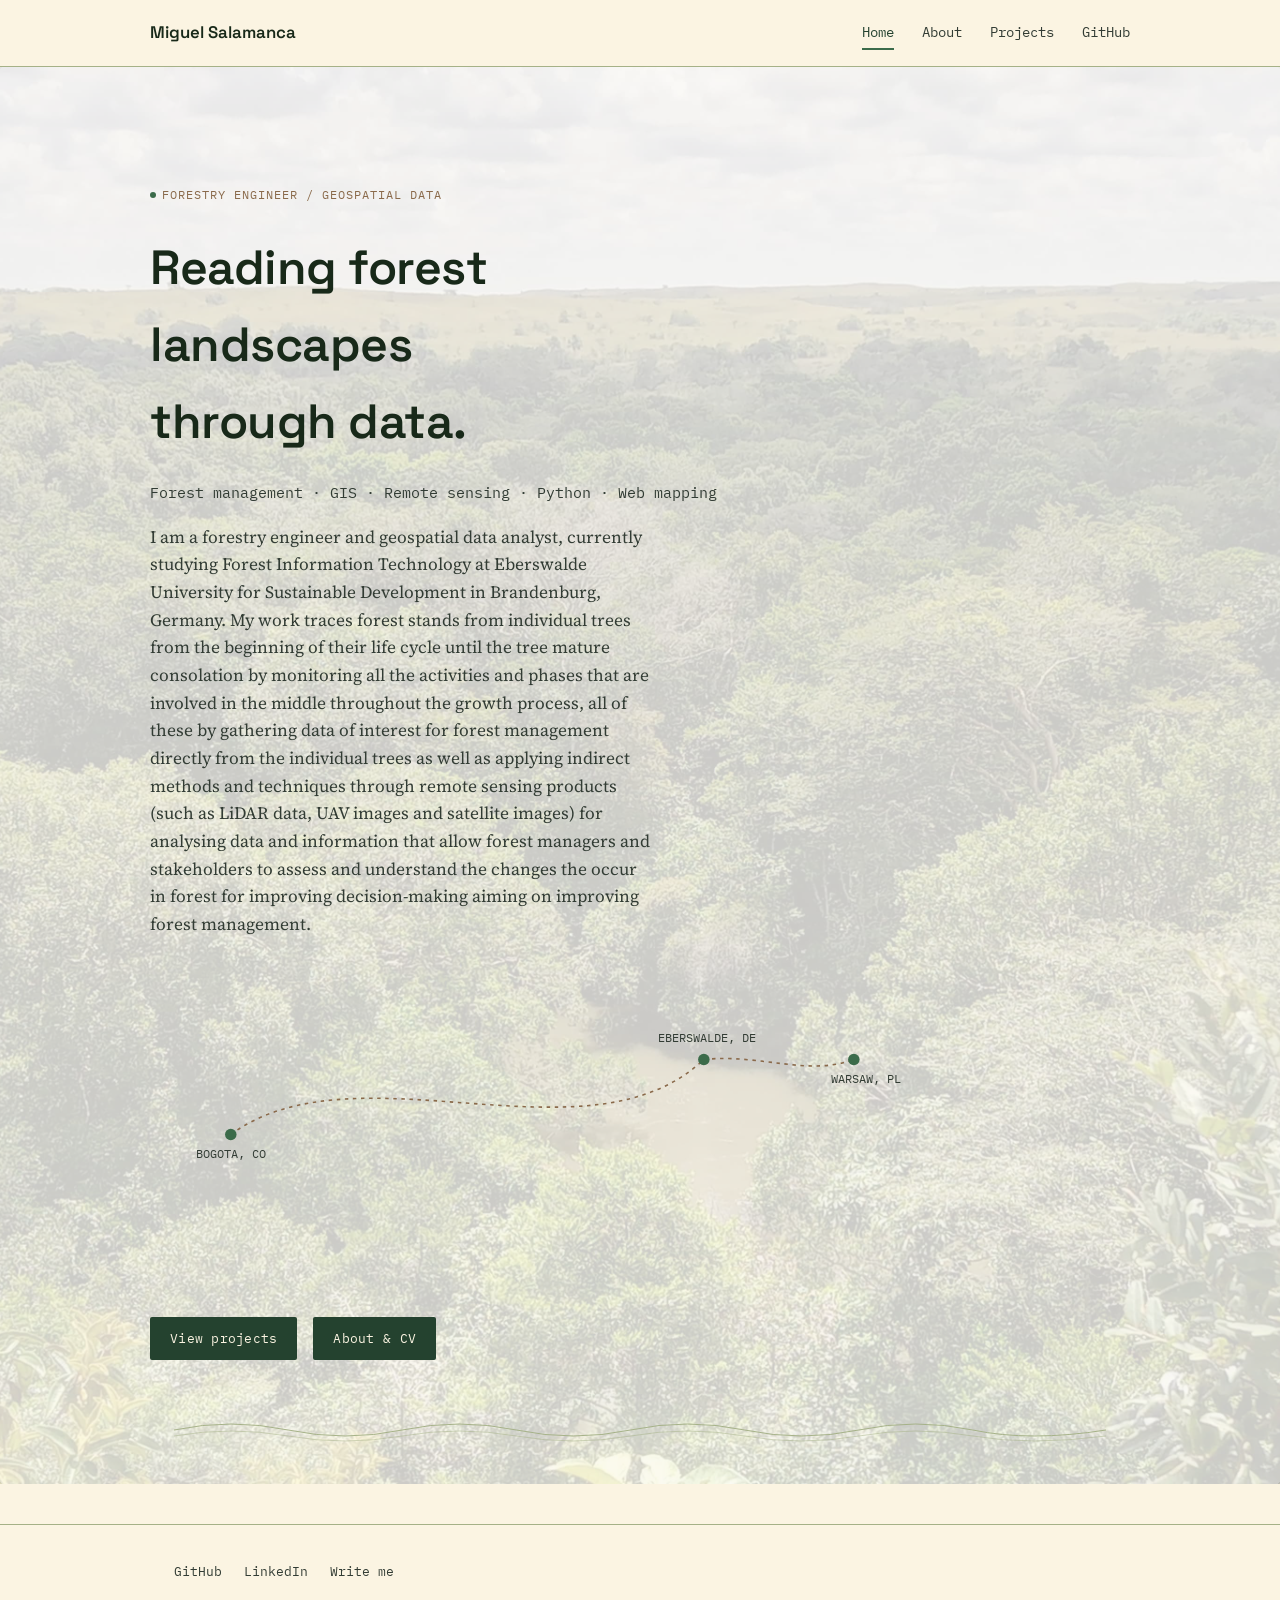
<file: index.html>
<!DOCTYPE html>
<html lang="en">
<head>
<meta charset="UTF-8">
<meta name="viewport" content="width=device-width, initial-scale=1.0">
<title>Miguel Salamanca — Geospatial Data Analyst &amp; Forestry Engineer</title>
<meta name="description" content="Portfolio of Miguel Salamanca — forestry engineer and geospatial data analyst working across GIS, remote sensing and web mapping.">
<link rel="preconnect" href="https://fonts.googleapis.com">
<link href="https://fonts.googleapis.com/css2?family=Space+Grotesk:wght@500;600;700&family=Source+Serif+4:opsz,wght@8..60,400;8..60,600&family=IBM+Plex+Mono:wght@400;500&display=swap" rel="stylesheet">
<link rel="icon" type="image/png" href="img/condor_icon.png">
<link rel="stylesheet" href="css/style.css">
</head>
<body>

<header class="site-header">
  <div class="wrap nav-inner">
    <a href="index.html" class="brand">Miguel Salamanca</a>
    <nav class="primary">
      <a href="index.html" class="active">Home</a>
      <a href="html/about.html">About</a>
      <a href="html/projects.html">Projects</a>
      <a href="https://github.com/miguelif92" target="_blank" rel="noopener">GitHub</a>
    </nav>
  </div>
</header>

<main class="main-bg" style="background-image: url('img/forest.jpg');">
  <section class="hero wrap">
    <span class="eyebrow">Forestry Engineer / Geospatial Data</span>
    <h1>Reading forest landscapes through data.</h1>
    <p class="role">Forest management &middot; GIS &middot; Remote sensing &middot; Python &middot; Web mapping</p>
    <p class="lede">I am a forestry engineer and geospatial data analyst, currently studying Forest Information Technology at Eberswalde University for Sustainable Development in Brandenburg, Germany. My work traces forest stands from individual trees from the beginning of their life cycle until the tree mature consolation by monitoring all the activities and phases that are involved in the middle throughout the growth process, all of these by gathering data of interest for forest management directly from the individual trees as well as applying indirect methods and techniques through remote sensing products (such as LiDAR data, UAV images and satellite images) for analysing data and information that allow forest managers and stakeholders to assess and understand the changes the occur in forest for improving decision-making aiming on improving forest management.
</p>

    <svg class="route-map" viewBox="0 0 780 240" xmlns="http://www.w3.org/2000/svg" role="img" aria-label="Route from Bogotá, Colombia to Eberswalde, Germany and Warsaw, Poland">
      <path class="path" d="M70,120 C180,40 380,150 480,55 "></path>
	  <path class="path"d="M480,55 C530,50 570,70 610,55"></path>
      <circle class="pin" cx="70" cy="120" r="5"></circle>
      <circle class="pin" cx="480" cy="55" r="5"></circle>
	  <circle class="pin" cx="610" cy="55" r="5"></circle>
      <text class="label" x="40" y="140">BOGOTA, CO</text>
      <text class="label" x="440" y="40">EBERSWALDE, DE</text>
	  <text class="label" x="590" y="75">WARSAW, PL</text>
    </svg>
  
    <div class="cta-row">
      <a href="html/projects.html" class="btn primary">View projects</a>
      <a href="html/about.html" class="btn primary">About &amp; CV</a>
    </div>
  </section>

  <svg class="contour wrap" viewBox="0 0 980 28" preserveAspectRatio="none">
    <path d="M0,14 Q60,2 120,14 T240,14 T360,14 T480,14 T600,14 T720,14 T840,14 T980,14"></path>
    <path d="M0,20 Q60,10 120,20 T240,20 T360,20 T480,20 T600,20 T720,20 T840,20 T980,20" opacity="0.5"></path>
  </svg>
</main>  
<footer>
  <div class="wrap footer-inner">
    <div class="footer-links">
      <a href="https://github.com/miguelif92" target="_blank" rel="noopener">GitHub</a>
      <a href="https://www.linkedin.com/in/miguel-salamanca-rodriguez/?locale=en-US">LinkedIn</a>
      <a href="mailto:miguelif4@gmail.com">Write me</a>
    </div>
  </div>
</footer>

</body>
</html>
</file>
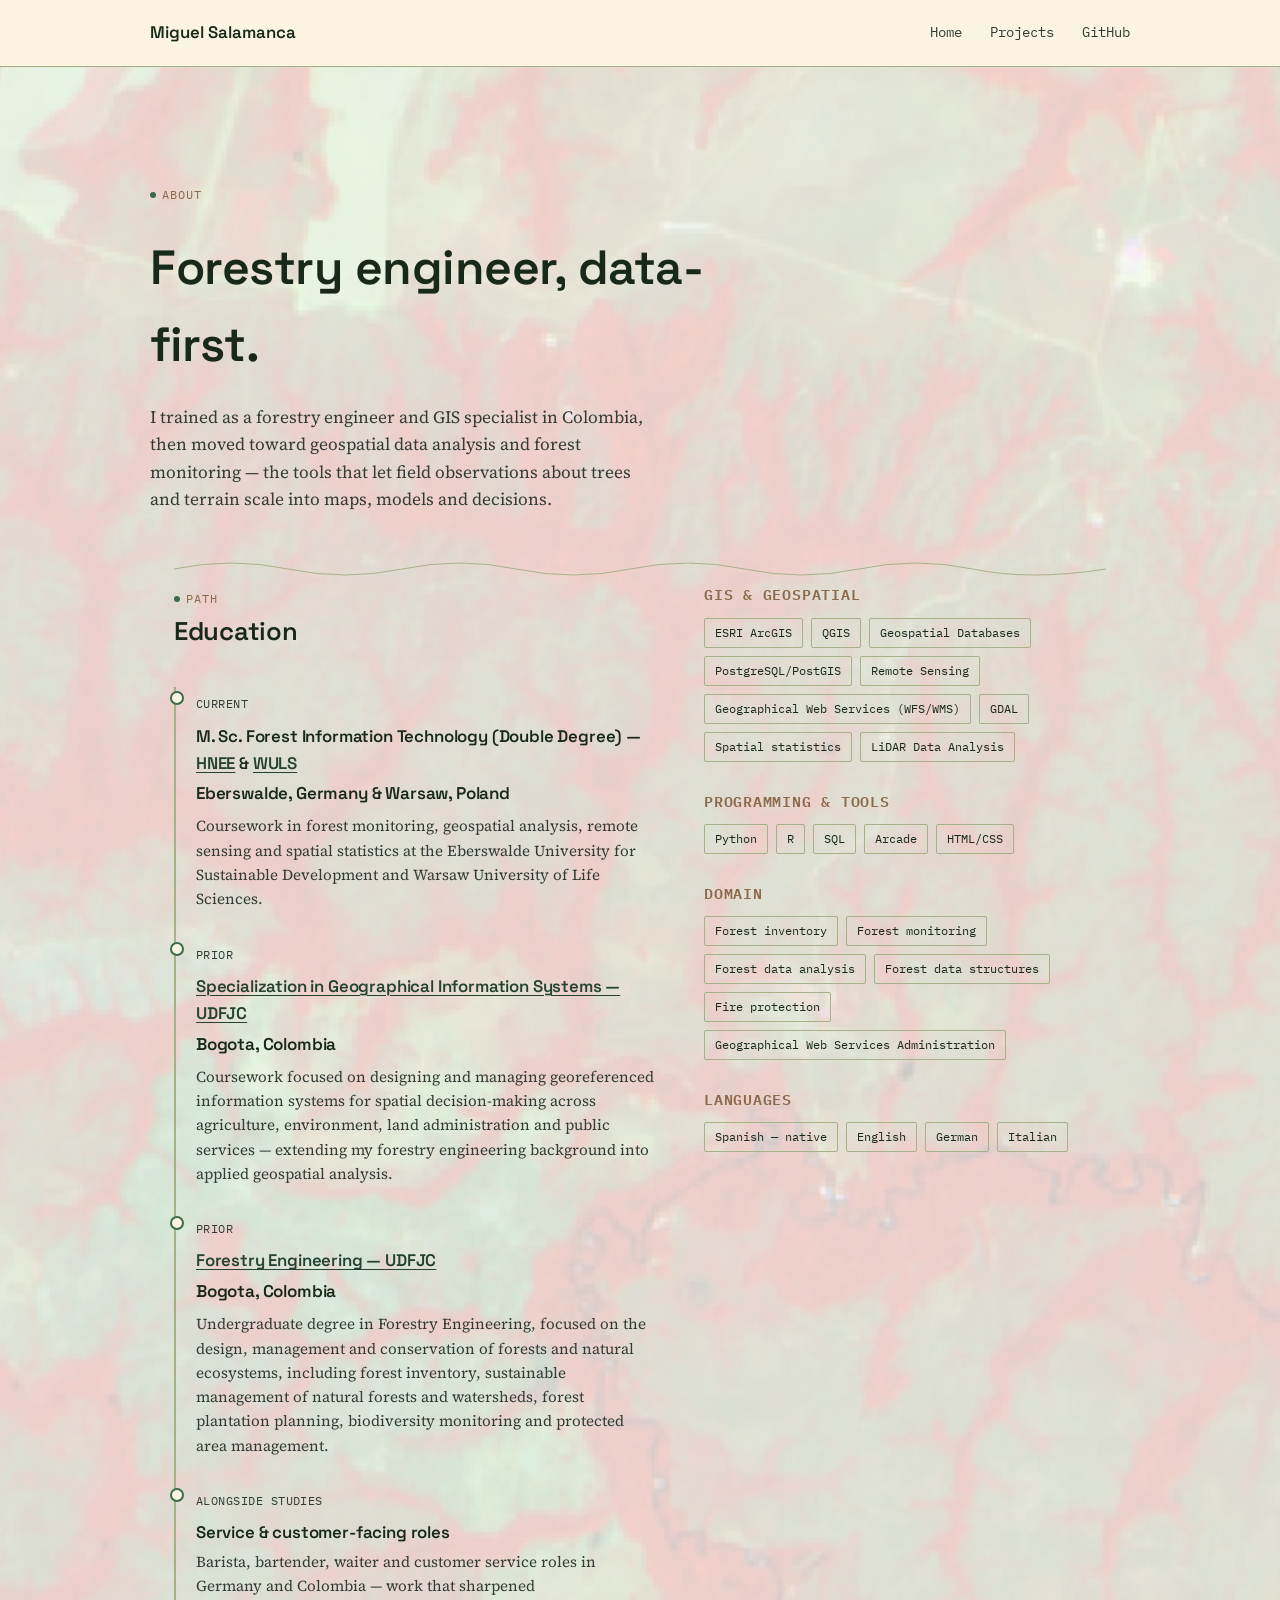
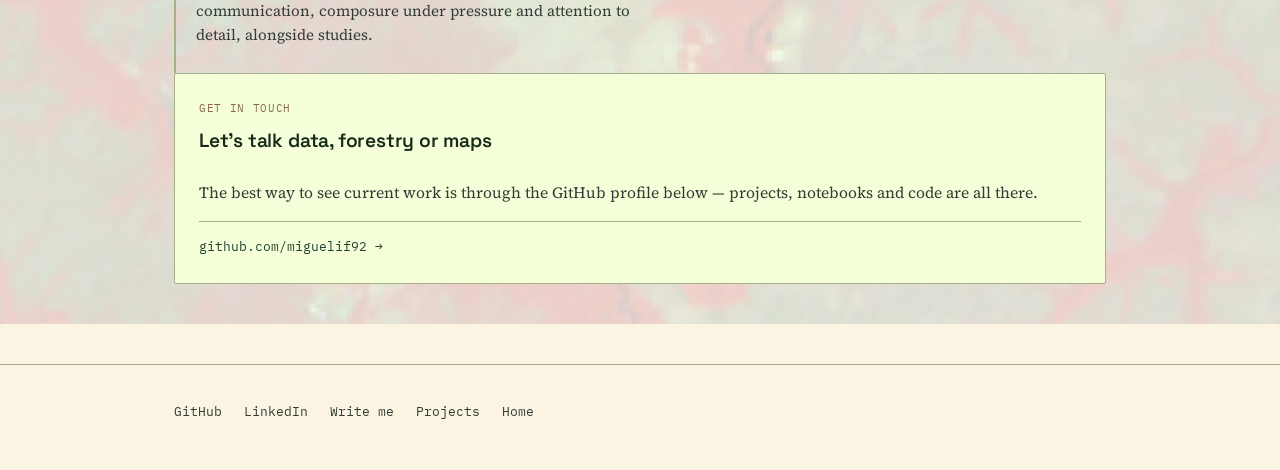
<file: html/about.html>
<!DOCTYPE html>
<html lang="en">
<head>
<meta charset="UTF-8">
<meta name="viewport" content="width=device-width, initial-scale=1.0">
<title>About — Miguel Salamanca</title>
<meta name="description" content="Background, skills and experience of Miguel Salamanca, forestry engineer and geospatial data analyst.">
<link rel="preconnect" href="https://fonts.googleapis.com">
<link href="https://fonts.googleapis.com/css2?family=Space+Grotesk:wght@500;600;700&family=Source+Serif+4:opsz,wght@8..60,400;8..60,600&family=IBM+Plex+Mono:wght@400;500&display=swap" rel="stylesheet">
<link rel="icon" type="image/png" href="../img/condor_icon.png">
<link rel="stylesheet" href="../css/style.css">
</head>
<body>

<header class="site-header">
  <div class="wrap nav-inner">
    <a href="../index.html" class="brand">Miguel Salamanca</a>
    <nav class="primary">
      <a href="../index.html">Home</a>
      <a href="projects.html">Projects</a>
      <a href="https://github.com/miguelif92" target="_blank" rel="noopener">GitHub</a>
    </nav>
  </div>
</header>

<main class="main-bg" style="background-image: url('../img/riparian.jpg');">
  <section class="hero wrap" style="padding-bottom: 24px;">
    <span class="eyebrow">About</span>
    <h1 style="max-width: 20ch;">Forestry engineer, data-first.</h1>
    <p class="lede">I trained as a forestry engineer and GIS specialist in Colombia, then moved toward geospatial data analysis and forest monitoring — the tools that let field observations about trees and terrain scale into maps, models and decisions. </p>
  </section>

  <svg class="contour wrap" viewBox="0 0 980 28" preserveAspectRatio="none">
    <path d="M0,14 Q60,2 120,14 T240,14 T360,14 T480,14 T600,14 T720,14 T840,14 T980,14"></path>
  </svg>

  <section class="wrap">
    <div class="two-col">
      <div>
        <div class="section-head">
          <span class="eyebrow">Path</span>
          <h2>Education</h2>
        </div>

        <div class="timeline-item">
          <span class="when">Current</span>
          <h3>M. Sc. Forest Information Technology (Double Degree) — <a href="https://www.hnee.de/en/studies/master/forest-information-technology" target="_blank" rel="noopener">HNEE</a> &amp; <a href="https://www.wuls.pl/en/studies/master/forest-information-technology" target="_blank" rel="noopener">WULS</a> </h3>
          <h4>Eberswalde, Germany &amp; Warsaw, Poland</h4>
          <p>Coursework in forest monitoring, geospatial analysis, remote sensing and spatial statistics at the Eberswalde University for Sustainable Development and Warsaw University of Life Sciences.</p>
        </div>

        <div class="timeline-item">
          <span class="when">Prior</span>
          <h3><a href="https://facingenieria.udistrital.edu.co/posgeo/index.php/" target="_blank" rel="noopener">Specialization in Geographical Information Systems — UDFJC</a></h3>
          <h4>Bogota, Colombia</h4>
          <p>Coursework focused on designing and managing georeferenced information systems for spatial decision-making across agriculture, environment, land administration and public services — extending my forestry engineering background into applied geospatial analysis. </p>
        </div>

        <div class="timeline-item">
          <span class="when">Prior</span>
          <h3><a href="https://fambiental.udistrital.edu.co/ingforestal/index.php/" target="_blank" rel="noopener">Forestry Engineering — UDFJC</a></h3>
          <h4>Bogota, Colombia</h4>
          <p>Undergraduate degree in Forestry Engineering, focused on the design, management and conservation of forests and natural ecosystems, including forest inventory, sustainable management of natural forests and watersheds, forest plantation planning, biodiversity monitoring and protected area management.</p>
        </div>

        <div class="timeline-item">
          <span class="when">Alongside studies</span>
          <h3>Service &amp; customer-facing roles</h3>
          <p>Barista, bartender, waiter and customer service roles in Germany and Colombia — work that sharpened communication, composure under pressure and attention to detail, alongside studies.</p>
        </div>
      </div>

      <div>
        <div class="skill-block">
          <h3>GIS &amp; Geospatial</h3>
          <ul class="skill-list">
            <li>ESRI ArcGIS</li>
            <li>QGIS</li>
            <li>Geospatial Databases</li>
            <li>PostgreSQL/PostGIS</li>
            <li>Remote Sensing</li>
            <li>Geographical Web Services (WFS/WMS)</li>
            <li>GDAL</li>
            <li>Spatial statistics</li>
            <li>LiDAR Data Analysis</li>
          </ul>
        </div>
        <div class="skill-block">
          <h3>Programming &amp; tools</h3>
          <ul class="skill-list">
            <li>Python</li>
            <li>R</li>
            <li>SQL</li>
            <li>Arcade</li>
            <li>HTML/CSS</li>
          </ul>
        </div>
        <div class="skill-block">
          <h3>Domain</h3>
          <ul class="skill-list">
            <li>Forest inventory</li>
            <li>Forest monitoring</li>
            <li>Forest data analysis</li>
            <li>Forest data structures</li>
            <li>Fire protection</li>
            <li>Geographical Web Services Administration</li>
          </ul>
        </div>
        <div class="skill-block">
          <h3>Languages</h3>
          <ul class="skill-list">
            <li>Spanish — native</li>
            <li>English</li>
            <li>German</li>
            <li>Italian</li>
          </ul>
        </div>
      </div>
    </div>
  </section>

  <section class="wrap" style="padding-top: 0;">
    <div class="card" style="max-width: 100%;">
      <span class="field">Get in touch</span>
      <h3>Let's talk data, forestry or maps</h3>
      <p>The best way to see current work is through the GitHub profile below — projects, notebooks and code are all there.</p>
      <a class="repo-link" href="https://github.com/miguelif92" target="_blank" rel="noopener">github.com/miguelif92</a>
    </div>
  </section>
</main>

<footer>
  <div class="wrap footer-inner">
    <div class="footer-links">
      <a href="https://github.com/miguelif92" target="_blank" rel="noopener">GitHub</a>
      <a href="https://www.linkedin.com/in/miguel-salamanca-rodriguez/?locale=en-US">LinkedIn</a>
      <a href="mailto:miguelif4@gmail.com">Write me</a>
      <a href="projects.html">Projects</a>
      <a href="../index.html">Home</a>
    </div>
  </div>
</footer>

</body>
</html>
</file>
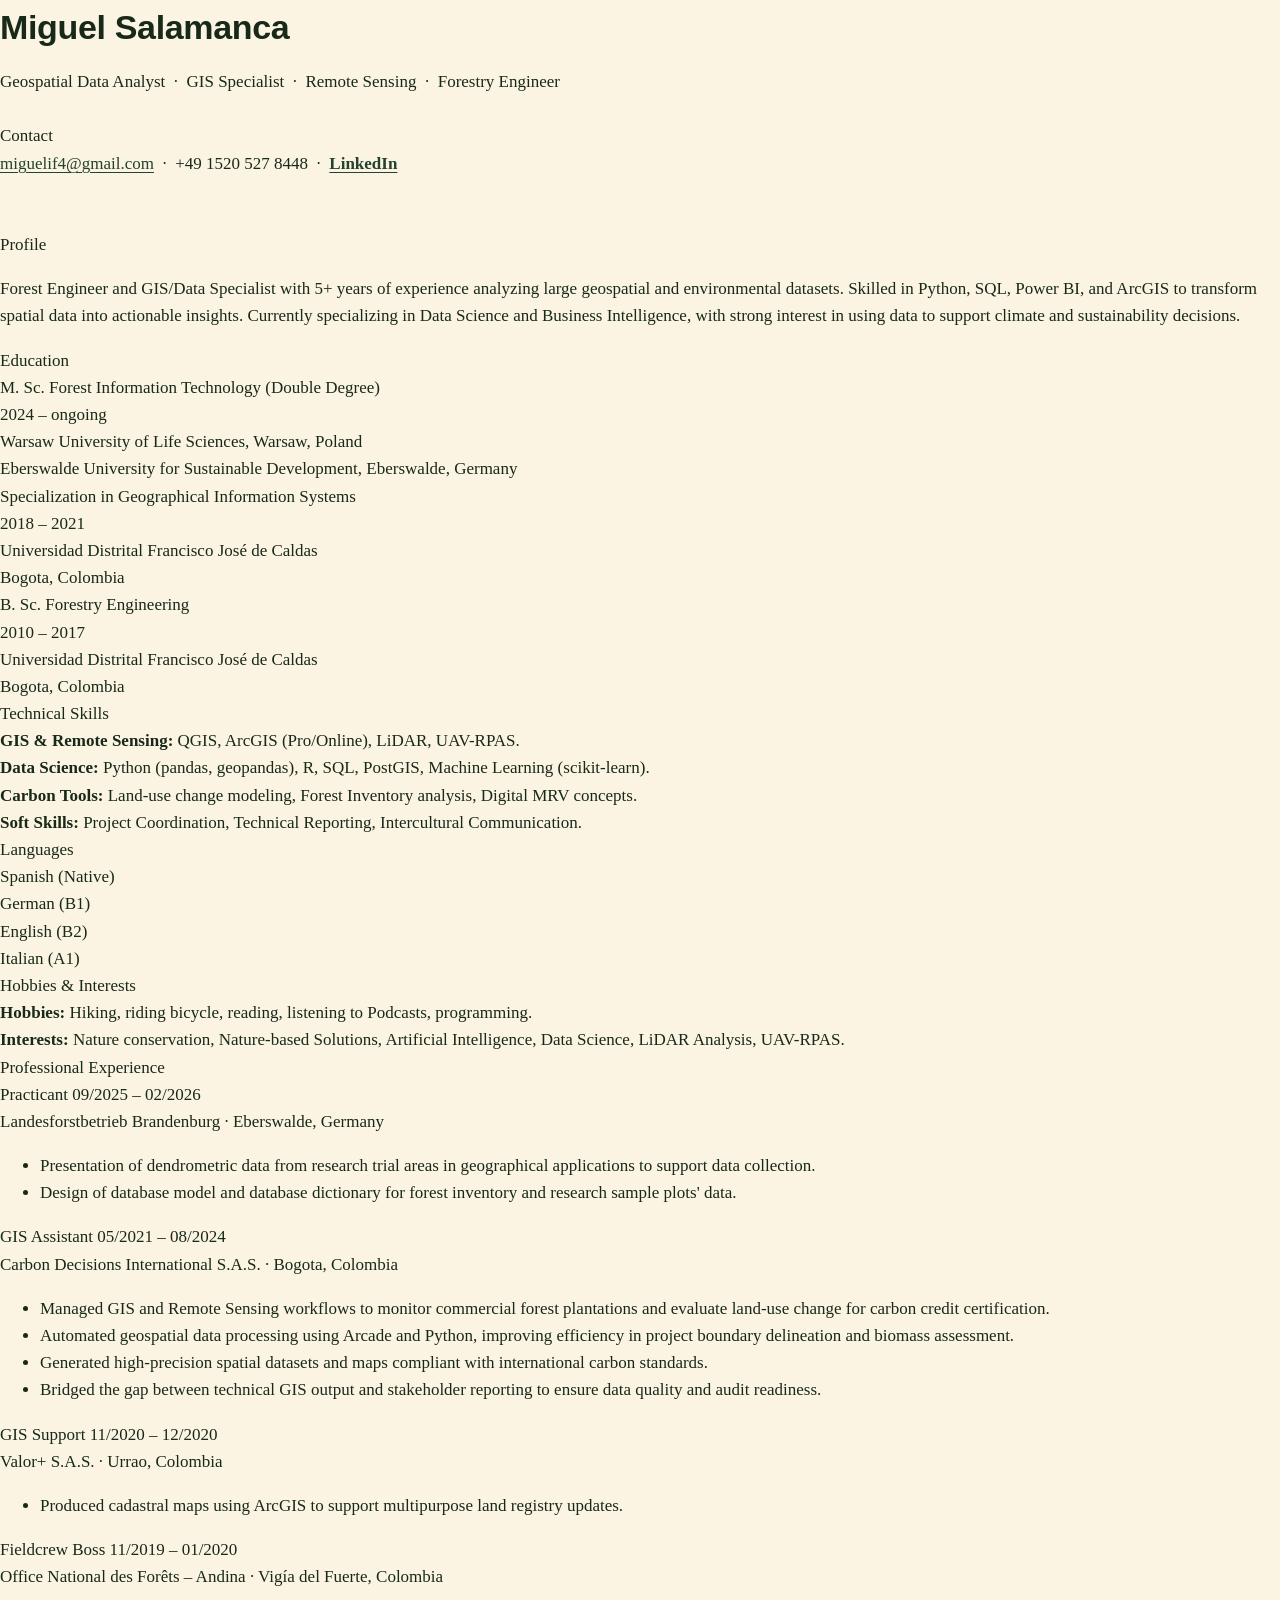
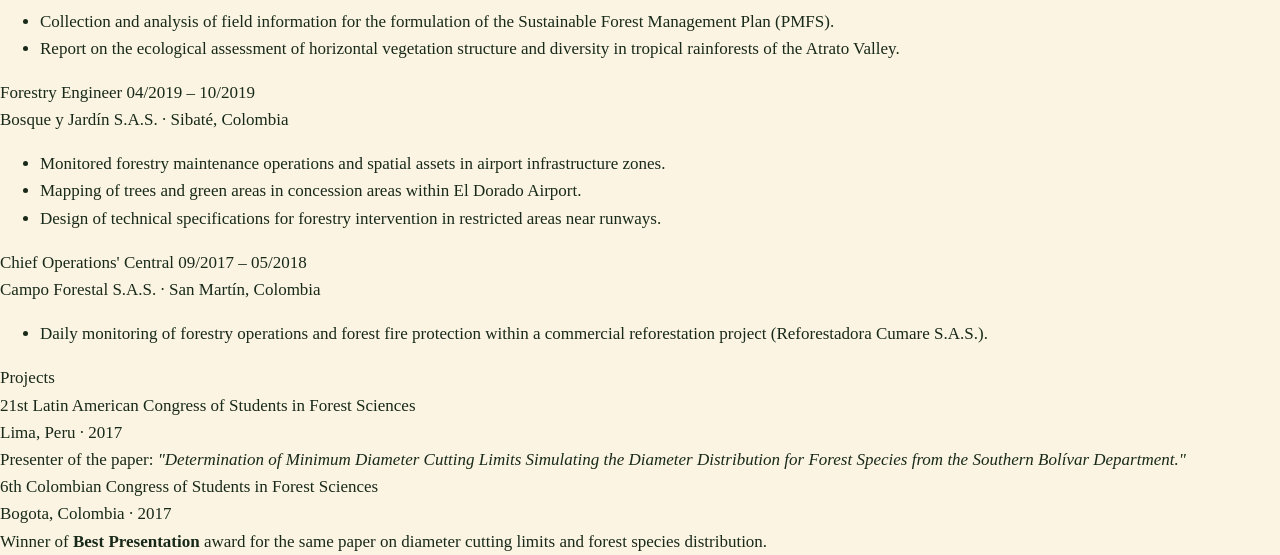
<file: html/lebenslauf.html>
<!DOCTYPE html>
<html lang="en">
<head>
  <meta charset="UTF-8">
  <meta name="viewport" content="width=device-width, initial-scale=1.0">
  <title>Miguel Salamanca – CV</title>
  <link href="https://fonts.googleapis.com/css2?family=Playfair+Display:wght@400;700&family=Source+Sans+3:wght@300;400;600&display=swap" rel="stylesheet">
  <link rel="stylesheet" href="../css/style.css">
</head>
<body>

<div class="page">

  <!-- Header -->
  <div class="header">
    <h1>Miguel Salamanca</h1>
    <div class="tagline">Geospatial Data Analyst &nbsp;·&nbsp; GIS Specialist &nbsp;·&nbsp; Remote Sensing &nbsp;·&nbsp; Forestry Engineer</div>
	<br>
	<div class="section-title">Contact</div>
      <div class="contact-item">
        <a href="mailto:miguelif4@gmail.com">miguelif4@gmail.com</a> &nbsp;·&nbsp; +49 1520 527 8448 &nbsp;·&nbsp; <a href="https://www.linkedin.com/in/miguel-salamanca-rodriguez/?locale=de_DE"><strong>LinkedIn</strong></a>
    </div>
	<br>
	<br>
	<div class="section-title" style="margin-top:0">Profile</div>
      <p class="profile-text"> Forest Engineer and GIS/Data Specialist with 5+ years of experience analyzing large geospatial and environmental datasets. Skilled in Python, SQL, Power BI, and ArcGIS to transform spatial data into actionable insights. Currently specializing in Data Science and Business Intelligence, with strong interest in using data to support climate and sustainability decisions.</p>
  </div>

  <!-- Two-column body -->
  <div class="body">
    
	<!-- LEFT SIDEBAR -->
    <div class="sidebar">

      

      <div class="section-title">Education</div>

      <div class="edu-entry">
        <div class="degree">M. Sc. Forest Information Technology (Double Degree)</div>
        <div class="years">2024 – ongoing</div>
        <div class="institution">Warsaw University of Life Sciences, Warsaw, Poland<br>Eberswalde University for Sustainable Development, Eberswalde, Germany</div>
      </div>

      <div class="edu-entry">
        <div class="degree">Specialization in Geographical Information Systems</div>
        <div class="years">2018 – 2021</div>
        <div class="institution">Universidad Distrital Francisco José de Caldas<br>Bogota, Colombia</div>
      </div>

      <div class="edu-entry">
        <div class="degree">B. Sc. Forestry Engineering</div>
        <div class="years">2010 – 2017</div>
        <div class="institution">Universidad Distrital Francisco José de Caldas<br>Bogota, Colombia</div>
      </div>

      <div class="section-title">Technical Skills</div>
      <div class="skill-line"><strong>GIS &amp; Remote Sensing:</strong> QGIS, ArcGIS (Pro/Online), LiDAR, UAV-RPAS.</div>
      <div class="skill-line"><strong>Data Science:</strong> Python (pandas, geopandas), R, SQL, PostGIS, Machine Learning (scikit-learn).</div>
      <div class="skill-line"><strong>Carbon Tools:</strong> Land-use change modeling, Forest Inventory analysis, Digital MRV concepts.</div>
      <div class="skill-line"><strong>Soft Skills:</strong> Project Coordination, Technical Reporting, Intercultural Communication.</div>

      <div class="section-title">Languages</div>
      <div class="lang-item">Spanish (Native)</div>
      <div class="lang-item">German (B1)</div>
      <div class="lang-item">English (B2)</div>
      <div class="lang-item">Italian (A1)</div>

      <div class="section-title">Hobbies & Interests</div>
      <div class="skill-line"><strong>Hobbies:</strong> Hiking, riding bicycle, reading, listening to Podcasts, programming.</div>
      <div class="skill-line"><strong>Interests:</strong> Nature conservation, Nature-based Solutions, Artificial Intelligence, Data Science, LiDAR Analysis, UAV-RPAS.</div>

    </div>

    <!-- RIGHT MAIN -->
    <div class="main">

      <div class="section-title">Professional Experience</div>

      <div class="exp-entry">
        <div class="exp-header">
          <span class="exp-title">Practicant</span>
          <span class="exp-dates">09/2025 – 02/2026</span>
        </div>
        <div class="exp-org">Landesforstbetrieb Brandenburg · Eberswalde, Germany</div>
        <ul>
          <li>Presentation of dendrometric data from research trial areas in geographical applications to support data collection.</li>
          <li>Design of database model and database dictionary for forest inventory and research sample plots' data.</li>
        </ul>
      </div>

      <div class="exp-entry">
        <div class="exp-header">
          <span class="exp-title">GIS Assistant</span>
          <span class="exp-dates">05/2021 – 08/2024</span>
        </div>
        <div class="exp-org">Carbon Decisions International S.A.S. · Bogota, Colombia</div>
        <ul>
          <li>Managed GIS and Remote Sensing workflows to monitor commercial forest plantations and evaluate land-use change for carbon credit certification.</li>
          <li>Automated geospatial data processing using Arcade and Python, improving efficiency in project boundary delineation and biomass assessment.</li>
          <li>Generated high-precision spatial datasets and maps compliant with international carbon standards.</li>
          <li>Bridged the gap between technical GIS output and stakeholder reporting to ensure data quality and audit readiness.</li>
        </ul>
      </div>

      <div class="exp-entry">
        <div class="exp-header">
          <span class="exp-title">GIS Support</span>
          <span class="exp-dates">11/2020 – 12/2020</span>
        </div>
        <div class="exp-org">Valor+ S.A.S. · Urrao, Colombia</div>
        <ul>
          <li>Produced cadastral maps using ArcGIS to support multipurpose land registry updates.</li>
        </ul>
      </div>

      <div class="exp-entry">
        <div class="exp-header">
          <span class="exp-title">Fieldcrew Boss</span>
          <span class="exp-dates">11/2019 – 01/2020</span>
        </div>
        <div class="exp-org">Office National des Forêts – Andina · Vigía del Fuerte, Colombia</div>
        <ul>
          <li>Collection and analysis of field information for the formulation of the Sustainable Forest Management Plan (PMFS).</li>
          <li>Report on the ecological assessment of horizontal vegetation structure and diversity in tropical rainforests of the Atrato Valley.</li>
        </ul>
      </div>

      <div class="exp-entry">
        <div class="exp-header">
          <span class="exp-title">Forestry Engineer</span>
          <span class="exp-dates">04/2019 – 10/2019</span>
        </div>
        <div class="exp-org">Bosque y Jardín S.A.S. · Sibaté, Colombia</div>
        <ul>
          <li>Monitored forestry maintenance operations and spatial assets in airport infrastructure zones.</li>
          <li>Mapping of trees and green areas in concession areas within El Dorado Airport.</li>
          <li>Design of technical specifications for forestry intervention in restricted areas near runways.</li>
        </ul>
      </div>

      <div class="exp-entry">
        <div class="exp-header">
          <span class="exp-title">Chief Operations' Central</span>
          <span class="exp-dates">09/2017 – 05/2018</span>
        </div>
        <div class="exp-org">Campo Forestal S.A.S. · San Martín, Colombia</div>
        <ul>
          <li>Daily monitoring of forestry operations and forest fire protection within a commercial reforestation project (Reforestadora Cumare S.A.S.).</li>
        </ul>
      </div>

      <div class="section-title">Projects</div>

      <div class="project-entry">
        <div class="project-title">21st Latin American Congress of Students in Forest Sciences</div>
        <div class="project-meta">Lima, Peru · 2017</div>
        <div class="project-desc">Presenter of the paper: <em>"Determination of Minimum Diameter Cutting Limits Simulating the Diameter Distribution for Forest Species from the Southern Bolívar Department."</em></div>
      </div>

      <div class="project-entry">
        <div class="project-title">6th Colombian Congress of Students in Forest Sciences</div>
        <div class="project-meta">Bogota, Colombia · 2017</div>
        <div class="project-desc">Winner of <strong>Best Presentation</strong> award for the same paper on diameter cutting limits and forest species distribution.</div>
      </div>

    </div>
  </div>
</div>

</body>
</html>
</file>
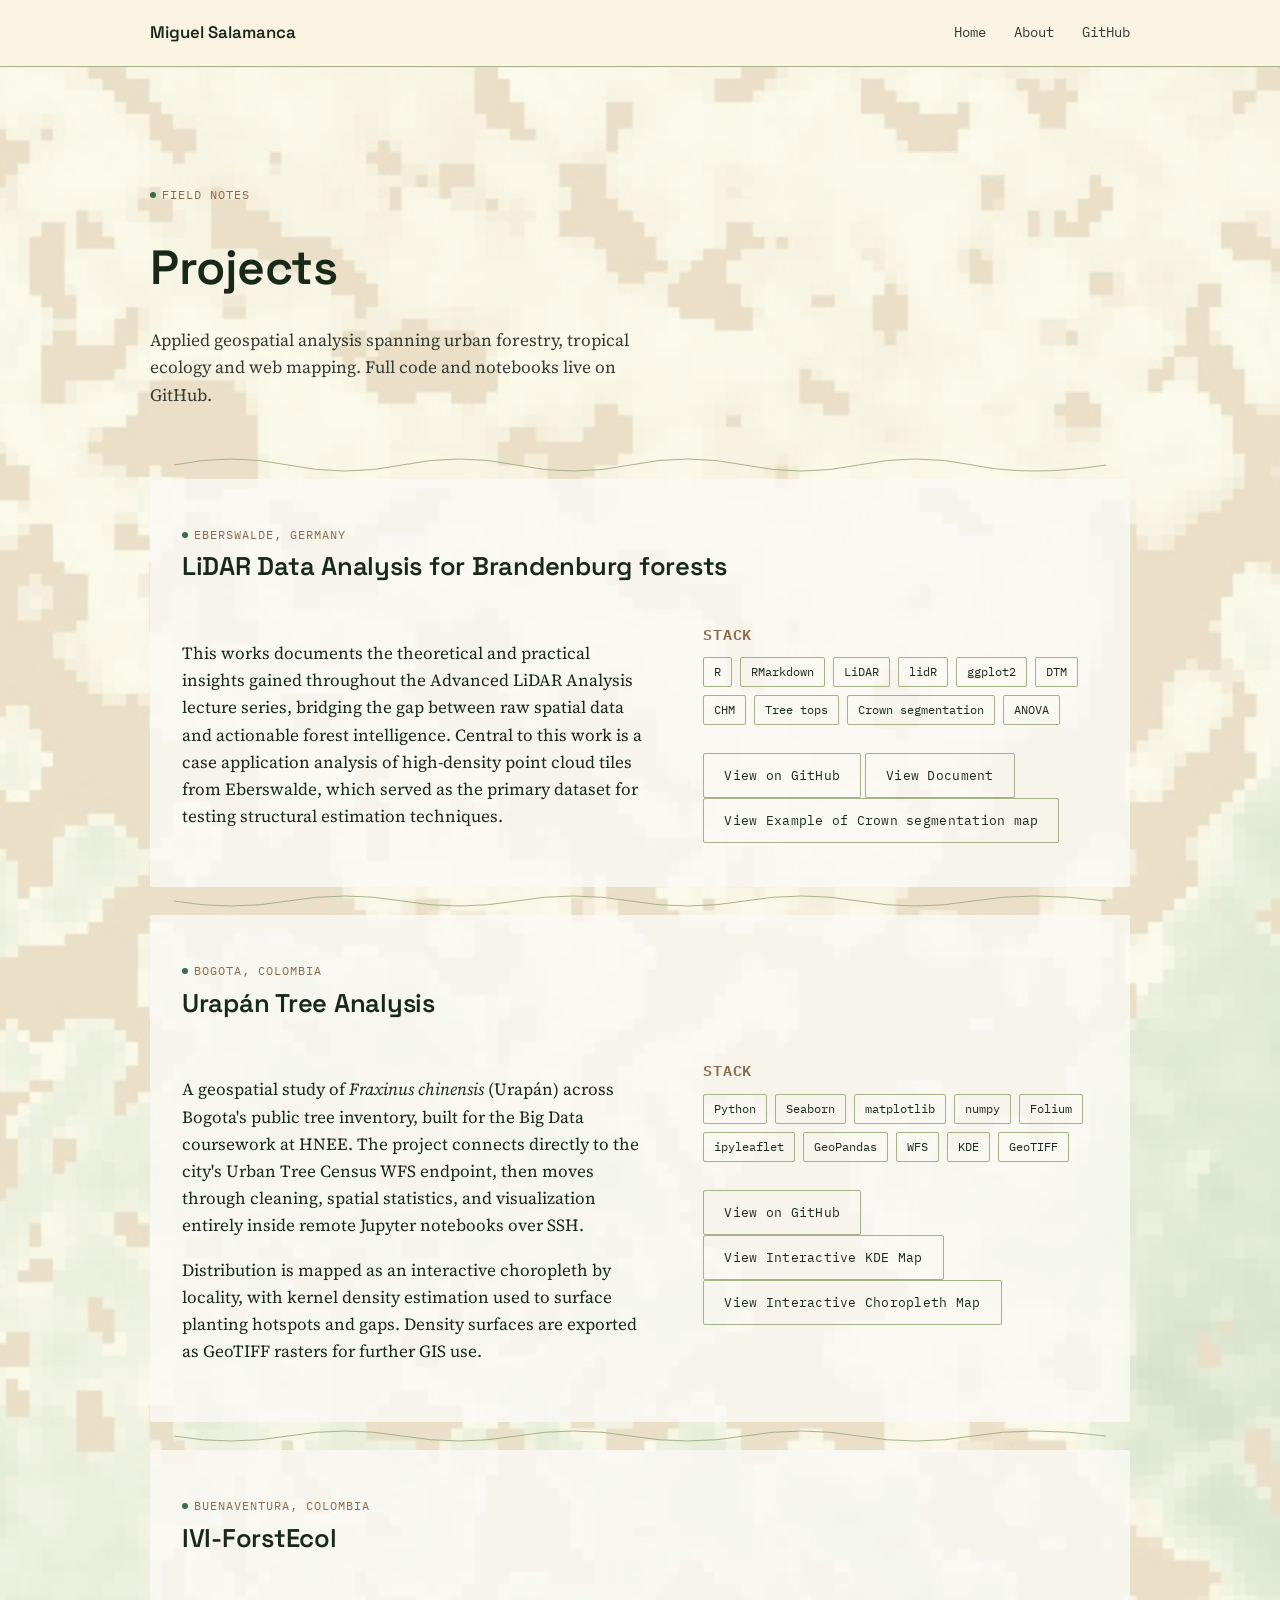
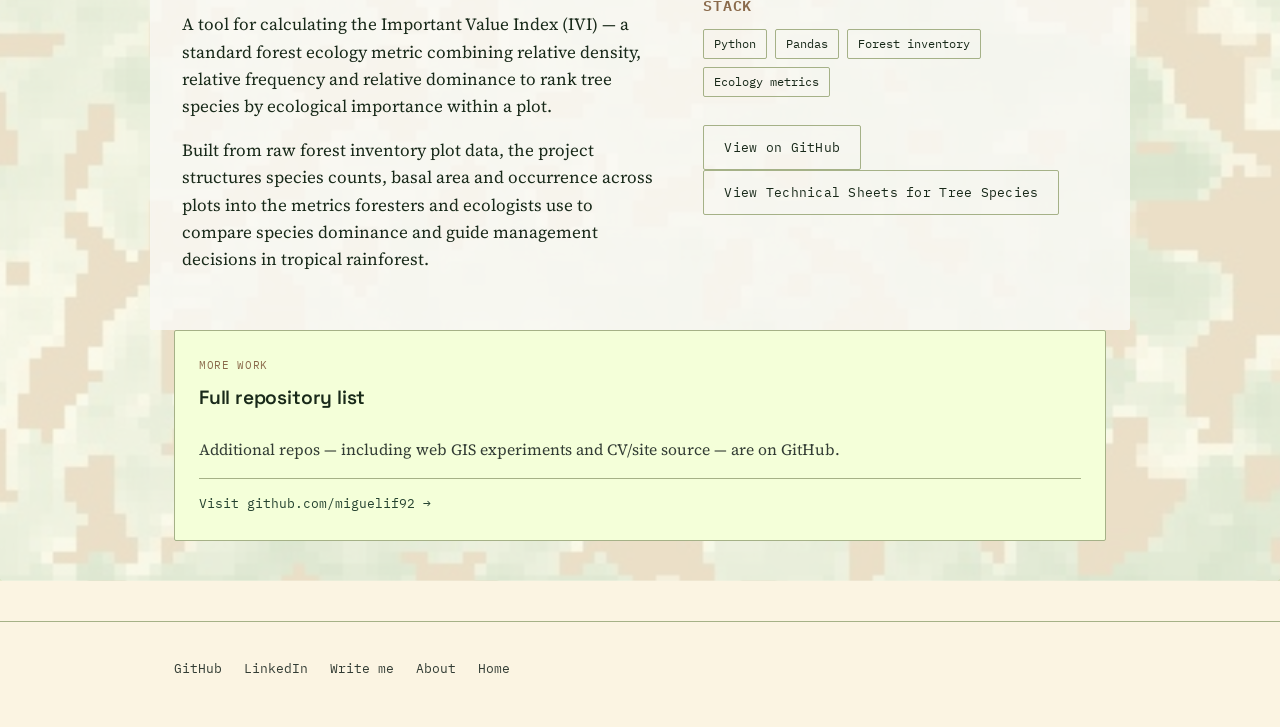
<file: html/projects.html>
<!DOCTYPE html>
<html lang="en">
<head>
<meta charset="UTF-8">
<meta name="viewport" content="width=device-width, initial-scale=1.0">
<title>Projects — Miguel Salamanca</title>
<meta name="description" content="Geospatial and forestry data projects by Miguel Salamanca.">
<link rel="preconnect" href="https://fonts.googleapis.com">
<link href="https://fonts.googleapis.com/css2?family=Space+Grotesk:wght@500;600;700&family=Source+Serif+4:opsz,wght@8..60,400;8..60,600&family=IBM+Plex+Mono:wght@400;500&display=swap" rel="stylesheet">
<link rel="icon" type="image/png" href="../img/condor_icon.png">
<link rel="stylesheet" href="../css/style.css">
</head>
<body>

<header class="site-header">
  <div class="wrap nav-inner">
    <a href="../index.html" class="brand">Miguel Salamanca</a>
    <nav class="primary">
      <a href="../index.html">Home</a>
      <a href="about.html">About</a>
      <a href="https://github.com/miguelif92" target="_blank" rel="noopener">GitHub</a>
    </nav>
  </div>
</header>

<main class="main-bg" style="background-image: url('../img/chm.jpg');">
  <section class="hero wrap" style="padding-bottom: 24px;">
    <span class="eyebrow">Field notes</span>
    <h1 style="max-width: 20ch;">Projects</h1>
    <p class="lede">Applied geospatial analysis spanning urban forestry, tropical ecology and web mapping. Full code and notebooks live on GitHub.</p>
  </section>

  <svg class="contour wrap" viewBox="0 0 980 28" preserveAspectRatio="none">
    <path d="M0,14 Q60,2 120,14 T240,14 T360,14 T480,14 T600,14 T720,14 T840,14 T980,14"></path>
  </svg>

  
 <section class="wrap section-bg" id="urapan">
    <div class="section-head">
      <span class="eyebrow">Eberswalde, Germany</span>
      <h2>LiDAR Data Analysis for Brandenburg forests</h2>
    </div>
    <div class="two-col">
      <div>
        <p>This works documents the theoretical and practical insights gained throughout the Advanced LiDAR Analysis lecture series, bridging the gap between raw spatial data and actionable forest intelligence. Central to this work is a case application analysis of high-density point cloud tiles from Eberswalde, which served as the primary dataset for testing structural estimation techniques.</p>
      </div>
      <div>
        <div class="skill-block">
          <h3>Stack</h3>
          <ul class="skill-list">
            <li>R</li>
            <li>RMarkdown</li>
            <li>LiDAR</li>
            <li>lidR</li>
            <li>ggplot2</li>
            <li>DTM</li>
            <li>CHM</li>
            <li>Tree tops</li>
            <li>Crown segmentation</li>
            <li>ANOVA</li>
          </ul>
        </div>
        <a class="btn ghost" href="https://github.com/miguelif92/BB-Wald" target="_blank" rel="noopener">View on GitHub</a>
        <a class="btn ghost" href="bb_lidar.html" target="_blank" rel="noopener">View Document</a>
        <a class="btn ghost" href="../map/plot_silva.html" target="_blank" rel="noopener">View Example of Crown segmentation map</a>
      </div>
    </div>
  </section>

  <svg class="contour wrap" viewBox="0 0 980 28" preserveAspectRatio="none">
    <path d="M0,14 Q60,24 120,14 T240,14 T360,14 T480,14 T600,14 T720,14 T840,14 T980,14"></path>
  </svg>

  
  <section class="wrap section-bg" id="urapan">
    <div class="section-head">
      <span class="eyebrow">Bogota, Colombia</span>
      <h2>Urapán Tree Analysis</h2>
    </div>
    <div class="two-col">
      <div>
        <p>A geospatial study of <em>Fraxinus chinensis</em> (Urapán) across Bogota's public tree inventory, built for the Big Data coursework at HNEE. The project connects directly to the city's Urban Tree Census WFS endpoint, then moves through cleaning, spatial statistics, and visualization entirely inside remote Jupyter notebooks over SSH.</p>
        <p>Distribution is mapped as an interactive choropleth by locality, with kernel density estimation used to surface planting hotspots and gaps. Density surfaces are exported as GeoTIFF rasters for further GIS use.</p>
      </div>
      <div>
        <div class="skill-block">
          <h3>Stack</h3>
          <ul class="skill-list">
            <li>Python</li>
            <li>Seaborn</li>
            <li>matplotlib</li>
            <li>numpy</li>
            <li>Folium</li>
            <li>ipyleaflet</li>
            <li>GeoPandas</li>
            <li>WFS</li>
            <li>KDE</li>
            <li>GeoTIFF</li>
          </ul>
        </div>
        <a class="btn ghost" href="https://github.com/miguelif92/urapan_tree_analysis" target="_blank" rel="noopener">View on GitHub</a>
        <a href="../map/urapan_point_kde_map.html" class="btn ghost" target="_blank" rel="noopener">View Interactive KDE Map</a>
        <a href="../map/map_tree_count.html" class="btn ghost" target="_blank" rel="noopener">View Interactive Choropleth Map</a>
      </div>
    </div>
  </section>

  <svg class="contour wrap" viewBox="0 0 980 28" preserveAspectRatio="none">
    <path d="M0,14 Q60,24 120,14 T240,14 T360,14 T480,14 T600,14 T720,14 T840,14 T980,14"></path>
  </svg>

  <section class="wrap section-bg" id="ivi">
    <div class="section-head">
      <span class="eyebrow">Buenaventura, Colombia</span>
      <h2>IVI-ForstEcol</h2>
    </div>
    <div class="two-col">
      <div>
        <p>A tool for calculating the Important Value Index (IVI) — a standard forest ecology metric combining relative density, relative frequency and relative dominance to rank tree species by ecological importance within a plot.</p>
        <p>Built from raw forest inventory plot data, the project structures species counts, basal area and occurrence across plots into the metrics foresters and ecologists use to compare species dominance and guide management decisions in tropical rainforest.</p>
      </div>
      <div>
        <div class="skill-block">
          <h3>Stack</h3>
          <ul class="skill-list">
            <li>Python</li>
            <li>Pandas</li>
            <li>Forest inventory</li>
            <li>Ecology metrics</li>
          </ul>
        </div>
        <a class="btn ghost" href="https://github.com/miguelif92/IVI-ForstEcol" target="_blank" rel="noopener">View on GitHub</a>
        <a class="btn ghost" href="../doc/tree_species.pdf" target="_blank" rel="noopener">View Technical Sheets for Tree Species</a>
      </div>
    </div>
  </section>

  <section class="wrap" style="padding-top: 0;">
    <div class="card" style="max-width: 100%;">
      <span class="field">More work</span>
      <h3>Full repository list</h3>
      <p>Additional repos — including web GIS experiments and CV/site source — are on GitHub.</p>
      <a class="repo-link" href="https://github.com/miguelif92" target="_blank" rel="noopener">Visit github.com/miguelif92</a>
    </div>
  </section>
</main>

<footer>
  <div class="wrap footer-inner">
    <div class="footer-links">
      <a href="https://github.com/miguelif92" target="_blank" rel="noopener">GitHub</a>
      <a href="https://www.linkedin.com/in/miguel-salamanca-rodriguez/?locale=en-US">LinkedIn</a>
      <a href="mailto:miguelif4@gmail.com">Write me</a>
      <a href="about.html">About</a>
      <a href="../index.html">Home</a>
    </div>
  </div>
</footer>

</body>
</html>
</file>
<file: css/style.css>
/* ============================================================
   Miguel Salamanca — Portfolio
   Design language: field survey / topographic map
   ============================================================ */

:root {
  --bg: #fbf4e2;
  --paper: #f4ffd9;
  --ink: #182919;
  --ink-soft: #323c34;
  --green: #3b6b4a;
  --green-deep: #24422f;
  --brown: #8a6a4b;
  --blue: #2f5d8a;
  --line: #a5b187;
  --line-soft: #e6ffaa;

  --font-display: "Space Grotesk", "Helvetica Neue", Arial, sans-serif;
  --font-body: "Source Serif 4", Georgia, "Times New Roman", serif;
  --font-mono: "IBM Plex Mono", "Courier New", monospace;

  --max-w: 980px;
}

* { box-sizing: border-box; }

html { scroll-behavior: smooth; }

body {
  margin: 0;
  background: var(--bg);
  color: var(--ink);
  font-family: var(--font-body);
  font-size: 17px;
  line-height: 1.6;
  -webkit-font-smoothing: antialiased;
}

img { max-width: 100%; display: block; }

a {
  color: var(--green-deep);
  text-decoration-thickness: 1px;
  text-underline-offset: 3px;
}

a:hover { color: var(--green); }

a:focus-visible,
button:focus-visible {
  outline: 2px solid var(--blue);
  outline-offset: 3px;
}

h1, h2, h3, h4 {
  font-family: var(--font-display);
  font-weight: 600;
  letter-spacing: -0.01em;
  color: var(--ink);
  margin: 0 0 0.4em 0;
}

.eyebrow {
  font-family: var(--font-mono);
  font-size: 0.78rem;
  letter-spacing: 0.08em;
  text-transform: uppercase;
  color: var(--brown);
  display: inline-flex;
  align-items: center;
  gap: 0.5em;
}

.eyebrow::before {
  content: "";
  width: 0.5em;
  height: 0.5em;
  border-radius: 50%;
  background: var(--green);
  display: inline-block;
}

.wrap {
  max-width: var(--max-w);
  margin: 0 auto;
  padding: 0 24px;
}

/* ---------- Header / nav (map legend strip) ---------- */

.site-header {
  border-bottom: 1px solid var(--line);
  background: var(--bg);
  position: sticky;
  top: 0;
  z-index: 10;
}

.nav-inner {
  display: flex;
  align-items: center;
  justify-content: space-between;
  padding: 18px 0;
}

.brand {
  font-family: var(--font-display);
  font-weight: 600;
  font-size: 1.05rem;
  color: var(--ink);
  text-decoration: none;
  display: flex;
  align-items: baseline;
  gap: 0.5em;
}

.brand .coord {
  font-family: var(--font-mono);
  font-size: 0.7rem;
  color: var(--ink-soft);
  font-weight: 400;
}

nav.primary {
  display: flex;
  gap: 28px;
  font-family: var(--font-mono);
  font-size: 0.85rem;
}

nav.primary a {
  color: var(--ink-soft);
  text-decoration: none;
  position: relative;
  padding: 4px 0;
}

nav.primary a.active,
nav.primary a:hover {
  color: var(--green-deep);
}

nav.primary a.active::after {
  content: "";
  position: absolute;
  left: 0; right: 0; bottom: -2px;
  height: 2px;
  background: var(--green);
}

/* ---------- Contour divider (signature motif) ---------- */

.contour {
  width: 100%;
  height: 28px;
  display: block;
  color: var(--line);
}

.contour path { fill: none; stroke: currentColor; stroke-width: 1; }

/* ---------- Hero ---------- */

.hero {
  padding: 72px 0 56px;
  position: relative;
}

.hero h1 {
  font-size: clamp(2.1rem, 4.4vw, 3rem);
  max-width: 14ch;
  margin-top: 0.5em;
}

.hero .role {
  font-family: var(--font-mono);
  font-size: 0.95rem;
  color: var(--ink-soft);
  margin-top: 10px;
}

.hero .lede {
  max-width: 56ch;
  margin-top: 20px;
  color: var(--ink-soft);
  font-size: 1.08rem;
}

.route-map {
  margin-top: 40px;
  width: 150%;
  max-width: 900px;
}

.route-map .pin { fill: var(--green); }
.route-map .path { fill: none; stroke: var(--brown); stroke-width: 1.4; stroke-dasharray: 3 4; }
.route-map .label { font-family: var(--font-mono); font-size: 10px; fill: var(--ink-soft); }

.cta-row {
  margin-top: 36px;
  display: flex;
  gap: 16px;
  flex-wrap: wrap;
}

.btn {
  font-family: var(--font-mono);
  font-size: 0.82rem;
  text-decoration: none;
  padding: 11px 20px;
  border-radius: 2px;
  display: inline-block;
  letter-spacing: 0.02em;
}

.btn.primary {
  background: var(--green-deep);
  color: var(--bg);
}

.btn.primary:hover { background: var(--green); color: var(--bg); }

.btn.ghost {
  border: 1px solid var(--line);
  color: var(--ink);
}

.btn.ghost:hover { border-color: var(--green); color: var(--green-deep); }

/* ---------- Section scaffolding ---------- */

section { padding: 56px 0; }

.section-head {
  margin-bottom: 36px;
}

.section-head h2 { font-size: 1.6rem; }

/* ---------- Project cards ---------- */

.project-grid {
  display: grid;
  grid-template-columns: repeat(auto-fit, minmax(280px, 1fr));
  gap: 28px;
}

.card {
  border: 1px solid var(--line);
  background: var(--paper);
  padding: 26px 24px;
  border-radius: 2px;
  display: flex;
  flex-direction: column;
}

.card .field {
  font-family: var(--font-mono);
  font-size: 0.7rem;
  color: var(--brown);
  text-transform: uppercase;
  letter-spacing: 0.06em;
}

.card h3 {
  font-size: 1.2rem;
  margin-top: 8px;
}

.card p { color: var(--ink-soft); font-size: 0.98rem; flex-grow: 1; }

.tags {
  display: flex;
  flex-wrap: wrap;
  gap: 8px;
  margin: 16px 0 18px;
}

.tag {
  font-family: var(--font-mono);
  font-size: 0.7rem;
  border: 1px solid var(--line);
  padding: 3px 9px;
  border-radius: 2px;
  color: var(--ink-soft);
}

.card .repo-link {
  font-family: var(--font-mono);
  font-size: 0.82rem;
  text-decoration: none;
  color: var(--green-deep);
  border-top: 1px solid var(--line);
  padding-top: 14px;
  margin-top: auto;
}

.card .repo-link:hover { color: var(--green); }

.card .repo-link::after { content: " \2192"; }

/* ---------- About / CV page ---------- */

.two-col {
  display: grid;
  grid-template-columns: 1.2fr 1fr;
  gap: 48px;
}

@media (max-width: 720px) {
  .two-col { grid-template-columns: 1fr; }
}

.skill-block { margin-bottom: 28px; }

.skill-block h3 {
  font-size: 0.95rem;
  font-family: var(--font-mono);
  text-transform: uppercase;
  letter-spacing: 0.05em;
  color: var(--brown);
  margin-bottom: 10px;
}

.skill-list {
  list-style: none;
  padding: 0;
  margin: 0;
  display: flex;
  flex-wrap: wrap;
  gap: 8px;
}

.skill-list li {
  font-family: var(--font-mono);
  font-size: 0.78rem;
  border: 1px solid var(--line);
  padding: 4px 10px;
  border-radius: 2px;
}

.timeline-item {
  border-left: 2px solid var(--line);
  padding: 2px 0 26px 20px;
  position: relative;
}

.timeline-item::before {
  content: "";
  position: absolute;
  left: -6px; top: 4px;
  width: 10px; height: 10px;
  border-radius: 50%;
  background: var(--bg);
  border: 2px solid var(--green);
}

.timeline-item .when {
  font-family: var(--font-mono);
  font-size: 0.72rem;
  color: var(--ink-soft);
  text-transform: uppercase;
  letter-spacing: 0.04em;
}

.timeline-item h3 { font-size: 1.05rem; margin: 6px 0 4px; }
.timeline-item p { color: var(--ink-soft); margin: 0; font-size: 0.95rem; }

/* ---------- Footer ---------- */

footer {
  border-top: 1px solid var(--line);
  padding: 36px 0 48px;
  margin-top: 40px;
}

.footer-inner {
  display: flex;
  justify-content: space-between;
  align-items: center;
  flex-wrap: wrap;
  gap: 16px;
}

.footer-links {
  display: flex;
  gap: 22px;
  font-family: var(--font-mono);
  font-size: 0.82rem;
}

.footer-links a { color: var(--ink-soft); text-decoration: none; }
.footer-links a:hover { color: var(--green-deep); }

.footer-note {
  font-family: var(--font-mono);
  font-size: 0.72rem;
  color: var(--ink-soft);
}

@media (max-width: 640px) {
  nav.primary { gap: 16px; }
  .brand .coord { display: none; }
}

.section-bg {
  position: relative;
  background-size: cover;
  background-position: center;
  border-radius: 2px;
  padding: 40px 32px;
  overflow: hidden;
}
.section-bg::before {
  content: "";
  position: absolute;
  inset: 0;
  background: rgba(250, 249, 245, 0.81);
  z-index: 0;
}
.section-bg > * {
  position: relative;
  z-index: 1;
}

.main-bg {
  position: relative;
  background-size: cover;
  background-position: center;
  border-radius: 2px;
  padding: 40px 32px;
  overflow: hidden;
}
.main-bg::before {
  content: "";
  position: absolute;
  inset: 0;
  background: rgba(250, 249, 245, 0.81);
  z-index: 0;
}
.main-bg > * {
  position: relative;
  z-index: 1;
}
</file>
